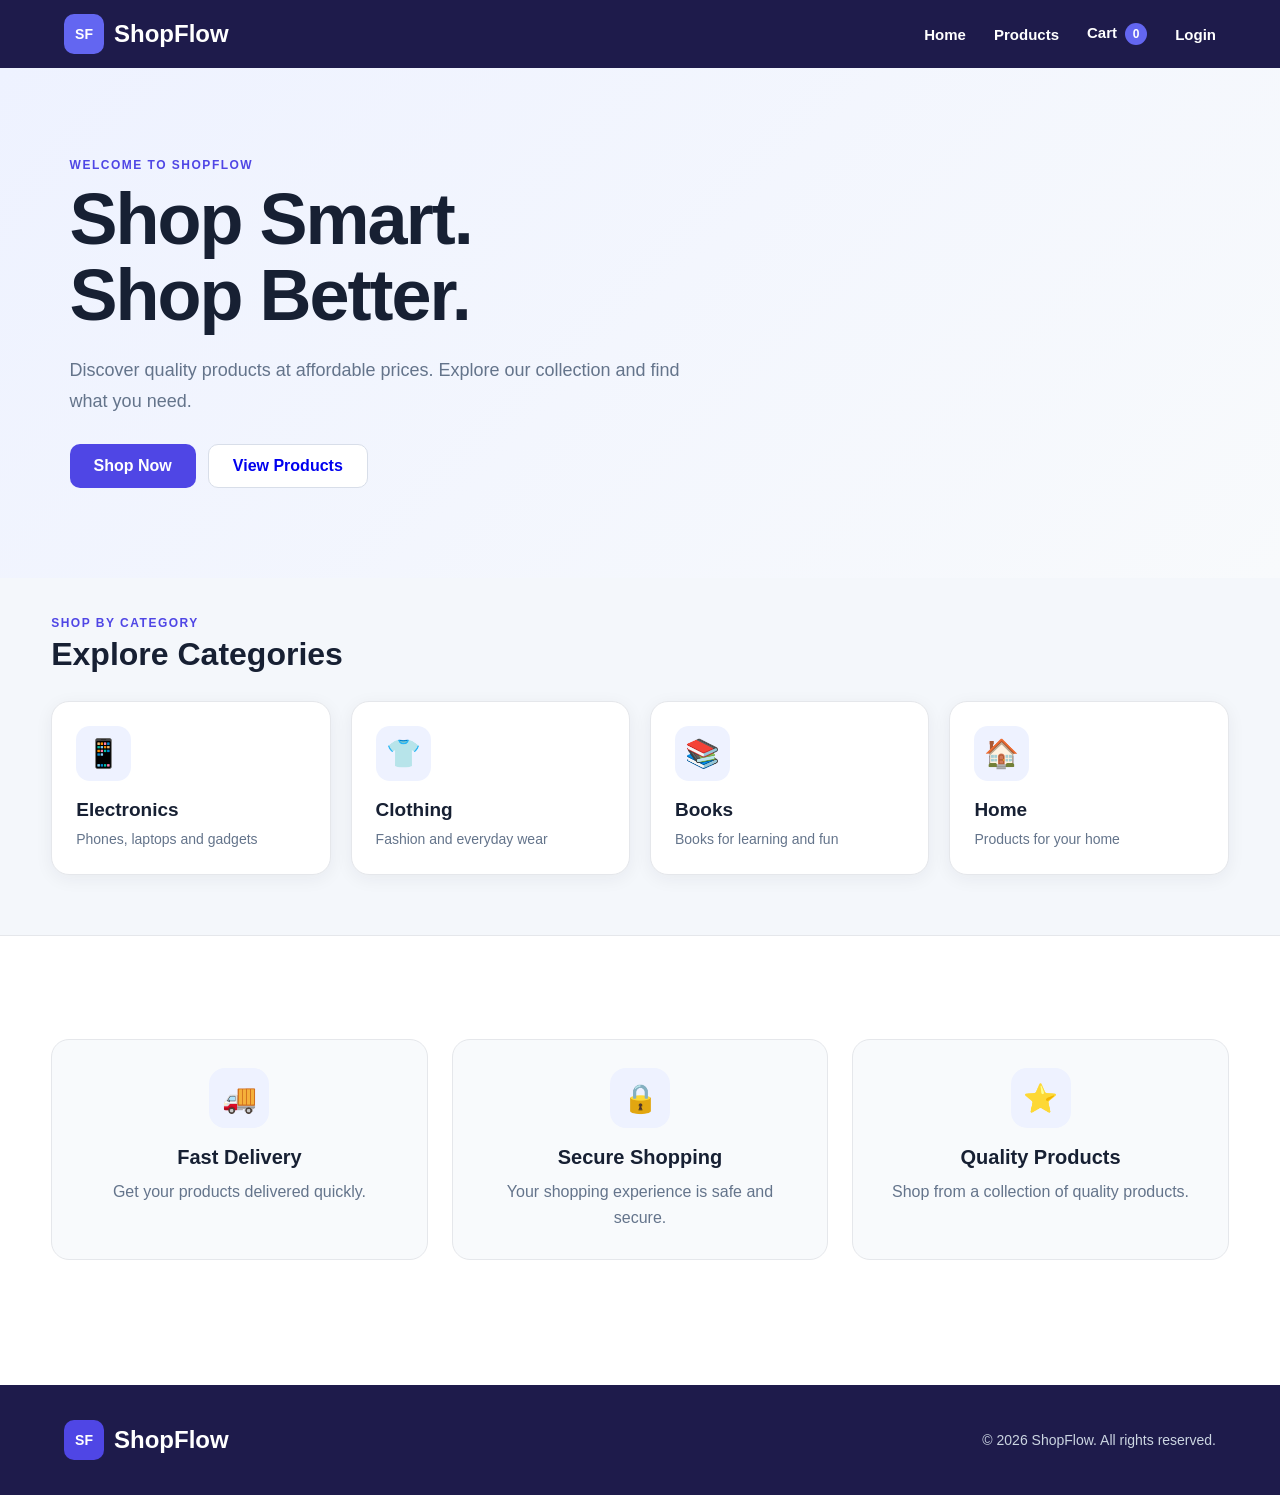
<file: templates/index.html>
<!DOCTYPE html>

<html lang="en">

<head>


<meta charset="UTF-8">

<meta
    name="viewport"
    content="width=device-width, initial-scale=1.0"
>

<title>ShopFlow | Online Store</title>

<link
    rel="stylesheet"
    href="/static/css/style.css"
>

</head>

<body>

<!-- NAVBAR -->

<header class="topbar">


<div class="brand">

    <span>SF</span>

    ShopFlow

</div>


<nav class="nav-links">

    <a href="/index.html">
        Home
    </a>

    <a href="/products.html">
        Products
    </a>

    <a href="/cart.html">
        Cart
        <span id="cart-count">0</span>
    </a>

    <a href="/login.html">
        Login
    </a>

</nav>


</header>

<!-- HERO SECTION -->

<section class="hero">


<div class="hero-content">

    <p class="eyebrow">
        WELCOME TO SHOPFLOW
    </p>


    <h1>
        Shop Smart.<br>
        Shop Better.
    </h1>


    <p>
        Discover quality products at affordable prices.
        Explore our collection and find what you need.
    </p>


    <div class="hero-buttons">

        <a
            href="/products.html"
            class="primary-btn"
        >
            Shop Now
        </a>


        <a
            href="/products.html"
            class="outline-btn"
        >
            View Products
        </a>

    </div>

</div>


</section>

<!-- CATEGORIES -->

<section class="container">


<div class="section-heading">

    <p class="eyebrow">
        SHOP BY CATEGORY
    </p>


    <h2>
        Explore Categories
    </h2>

</div>


<div class="category-grid">


    <a
        href="/products.html"
        class="category-card"
    >

        <div class="category-icon">
            📱
        </div>


        <h3>
            Electronics
        </h3>


        <p>
            Phones, laptops and gadgets
        </p>

    </a>



    <a
        href="/products.html"
        class="category-card"
    >

        <div class="category-icon">
            👕
        </div>


        <h3>
            Clothing
        </h3>


        <p>
            Fashion and everyday wear
        </p>

    </a>



    <a
        href="/products.html"
        class="category-card"
    >

        <div class="category-icon">
            📚
        </div>


        <h3>
            Books
        </h3>


        <p>
            Books for learning and fun
        </p>

    </a>



    <a
        href="/products.html"
        class="category-card"
    >

        <div class="category-icon">
            🏠
        </div>


        <h3>
            Home
        </h3>


        <p>
            Products for your home
        </p>

    </a>

</div>


</section>

<!-- FEATURES -->

<section class="features-section">


<div class="container">

    <div class="feature-grid">


        <div class="feature-card">

            <div class="feature-icon">
                🚚
            </div>


            <h3>
                Fast Delivery
            </h3>


            <p>
                Get your products delivered quickly.
            </p>

        </div>



        <div class="feature-card">

            <div class="feature-icon">
                🔒
            </div>


            <h3>
                Secure Shopping
            </h3>


            <p>
                Your shopping experience is safe and secure.
            </p>

        </div>



        <div class="feature-card">

            <div class="feature-icon">
                ⭐
            </div>


            <h3>
                Quality Products
            </h3>


            <p>
                Shop from a collection of quality products.
            </p>

        </div>

    </div>

</div>


</section>

<!-- FOOTER -->

<footer class="footer">


<div class="brand">

    <span>SF</span>

    ShopFlow

</div>


<p>
    © 2026 ShopFlow. All rights reserved.
</p>


</footer>

<script src="/static/js/app.js"></script>

</body>

</html>
</file>
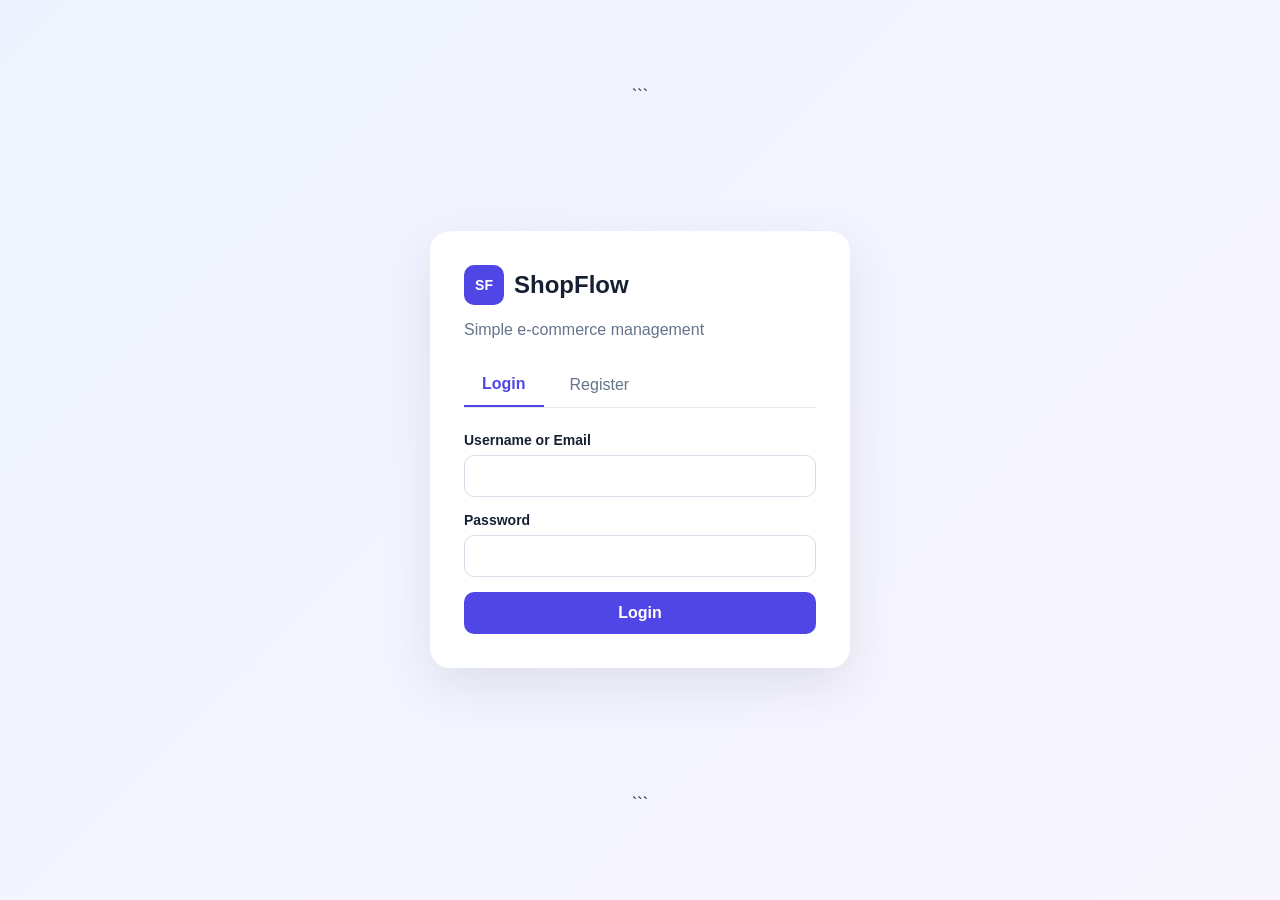
<file: templates/admin.html>
<!DOCTYPE html>

<html lang="en">
<head>
  <meta charset="UTF-8">
  <meta name="viewport" content="width=device-width, initial-scale=1.0">
  <title>ShopFlow | E-commerce Dashboard</title>
  <link rel="stylesheet" href="/static/css/style.css">
</head>

<body>

  <div id="toast" class="toast"></div>

  <!-- AUTH SCREEN -->

  <section id="auth-screen" class="auth-screen">

```
<div class="auth-card">

  <div class="brand">
    <span>SF</span> ShopFlow
  </div>

  <p class="muted">
    Simple e-commerce management
  </p>

  <div class="auth-tabs">
    <button class="tab active" data-auth="login">
      Login
    </button>

    <button class="tab" data-auth="register">
      Register
    </button>
  </div>


  <!-- LOGIN -->

  <form id="login-form" class="auth-form">

    <label>
      Username or Email
      <input id="login-identifier" required>
    </label>

    <label>
      Password
      <input
        id="login-password"
        type="password"
        required
      >
    </label>

    <button class="primary-btn" type="submit">
      Login
    </button>

  </form>


  <!-- REGISTER -->

  <form id="register-form" class="auth-form hidden">

    <label>
      Username
      <input id="register-username" required>
    </label>

    <label>
      Email
      <input
        id="register-email"
        type="email"
        required
      >
    </label>

    <label>
      Password
      <input
        id="register-password"
        type="password"
        minlength="6"
        required
      >
    </label>

    <button class="primary-btn" type="submit">
      Create Account
    </button>

  </form>

</div>
```

  </section>

  <!-- E-COMMERCE APP -->

  <section id="app-screen" class="app-screen hidden">

```
<!-- TOP BAR -->

<header class="topbar">

  <div class="brand">
    <span>SF</span> ShopFlow
  </div>

  <div class="user-area">

    <span id="welcome-user"></span>

    <button
      id="logout-btn"
      class="outline-btn"
    >
      Logout
    </button>

  </div>

</header>


<main class="container">


  <!-- PAGE HEADING -->

  <div class="page-heading">

    <div>

      <p class="eyebrow">
        E-COMMERCE DASHBOARD
      </p>

      <h1>
        Manage your products
      </h1>

      <p class="muted">
        Add, organize and manage your products in one place.
      </p>

    </div>


    <button
      id="add-product-btn"
      class="primary-btn"
    >
      + Add Product
    </button>

  </div>


  <!-- STATISTICS -->

  <div class="stats-grid">

    <div class="stat-card">
      <span>Total Products</span>
      <strong id="total-count">0</strong>
    </div>

    <div class="stat-card">
      <span>Available</span>
      <strong id="available-count">0</strong>
    </div>

    <div class="stat-card">
      <span>Out of Stock</span>
      <strong id="out-of-stock-count">0</strong>
    </div>

  </div>


  <!-- SEARCH AND FILTER -->

  <div class="toolbar">

    <input
      id="search-input"
      placeholder="Search products..."
    >


    <select id="category-filter">

      <option>All</option>

      <option>Electronics</option>

      <option>Clothing</option>

      <option>Books</option>

      <option>Home</option>

      <option>Beauty</option>

      <option>Sports</option>

    </select>


    <select id="stock-filter">

      <option>All</option>

      <option>Available</option>

      <option>Out of Stock</option>

    </select>

  </div>


  <!-- PRODUCT LIST -->

  <div
    id="product-list"
    class="product-list"
  ></div>

</main>
```

  </section>

  <!-- PRODUCT MODAL -->

  <div
    id="product-modal"
    class="modal hidden"
  >

```
<div class="modal-card">


  <div class="modal-header">

    <h2 id="modal-title">
      Add Product
    </h2>

    <button
      id="close-modal"
      class="close-btn"
    >
      ×
    </button>

  </div>


  <!-- PRODUCT FORM -->

  <form id="product-form">

    <input
      id="product-id"
      type="hidden"
    >


    <label>
      Product Name

      <input
        id="product-name"
        required
        maxlength="150"
      >

    </label>


    <label>

      Product Description

      <textarea
        id="product-description"
        rows="4"
        placeholder="Enter product description..."
      ></textarea>

    </label>


    <div class="form-row">


      <label>

        Category

        <select id="product-category">

          <option selected>
            Electronics
          </option>

          <option>
            Clothing
          </option>

          <option>
            Books
          </option>

          <option>
            Home
          </option>

          <option>
            Beauty
          </option>

          <option>
            Sports
          </option>

        </select>

      </label>


      <label>

        Stock Status

        <select id="product-stock-status">

          <option selected>
            Available
          </option>

          <option>
            Out of Stock
          </option>

        </select>

      </label>

    </div>


    <label>

      Price

      <input
        id="product-price"
        type="number"
        min="0"
        step="0.01"
        placeholder="Enter price"
        required
      >

    </label>


    <div class="modal-actions">

      <button
        type="button"
        id="cancel-btn"
        class="outline-btn"
      >
        Cancel
      </button>


      <button
        type="submit"
        class="primary-btn"
      >
        Save Product
      </button>

    </div>

  </form>

</div>
```

  </div>

  <!-- JAVASCRIPT -->

  <script src="/static/js/app.js"></script>

</body>
</html>
</file>
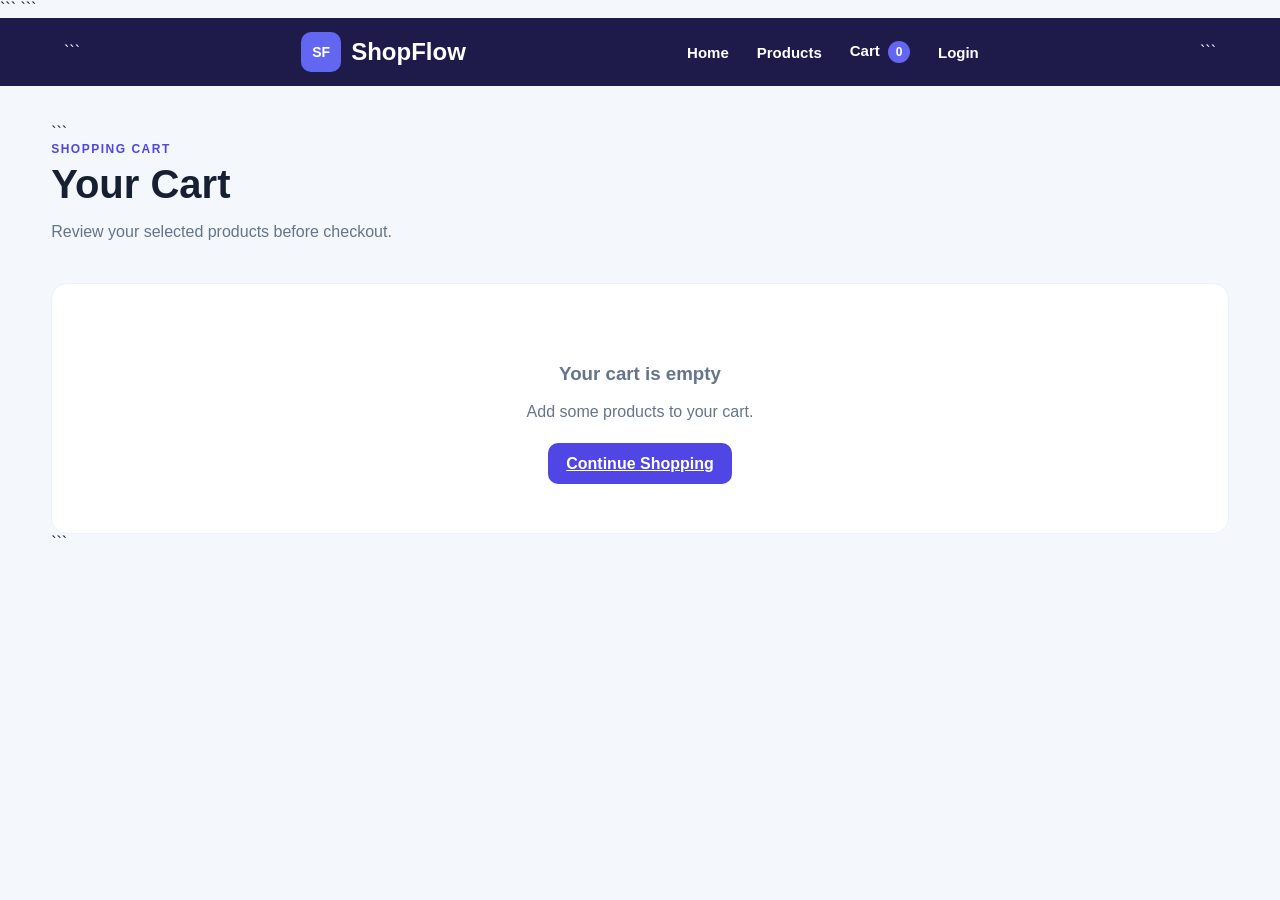
<file: templates/cart.html>
<!DOCTYPE html>

<html lang="en">

<head>
    <meta charset="UTF-8">
    <meta name="viewport" content="width=device-width, initial-scale=1.0">

```
<title>ShopFlow | Cart</title>

<link rel="stylesheet" href="/static/css/style.css">
```

</head>

<body>

<header class="topbar">

```
<div class="brand">
    <span>SF</span>
    ShopFlow
</div>

<nav class="nav-links">
    <a href="/index.html">Home</a>
    <a href="/products.html">Products</a>

    <a href="/cart.html">
        Cart
        <span id="cart-count">0</span>
    </a>

    <a href="/login.html">Login</a>
</nav>
```

</header>

<main class="container">

```
<div class="page-heading">

    <div>
        <p class="eyebrow">SHOPPING CART</p>

        <h1>Your Cart</h1>

        <p class="muted">
            Review your selected products before checkout.
        </p>
    </div>

</div>


<div id="cart-container">

    <!-- Cart items will be loaded by JavaScript -->

</div>


<div id="cart-summary" class="cart-summary">

    <!-- Cart total will be displayed here -->

</div>
```

</main>

<script src="/static/js/app.js"></script>

<script src="/static/js/cart.js"></script>

</body>

</html>
</file>
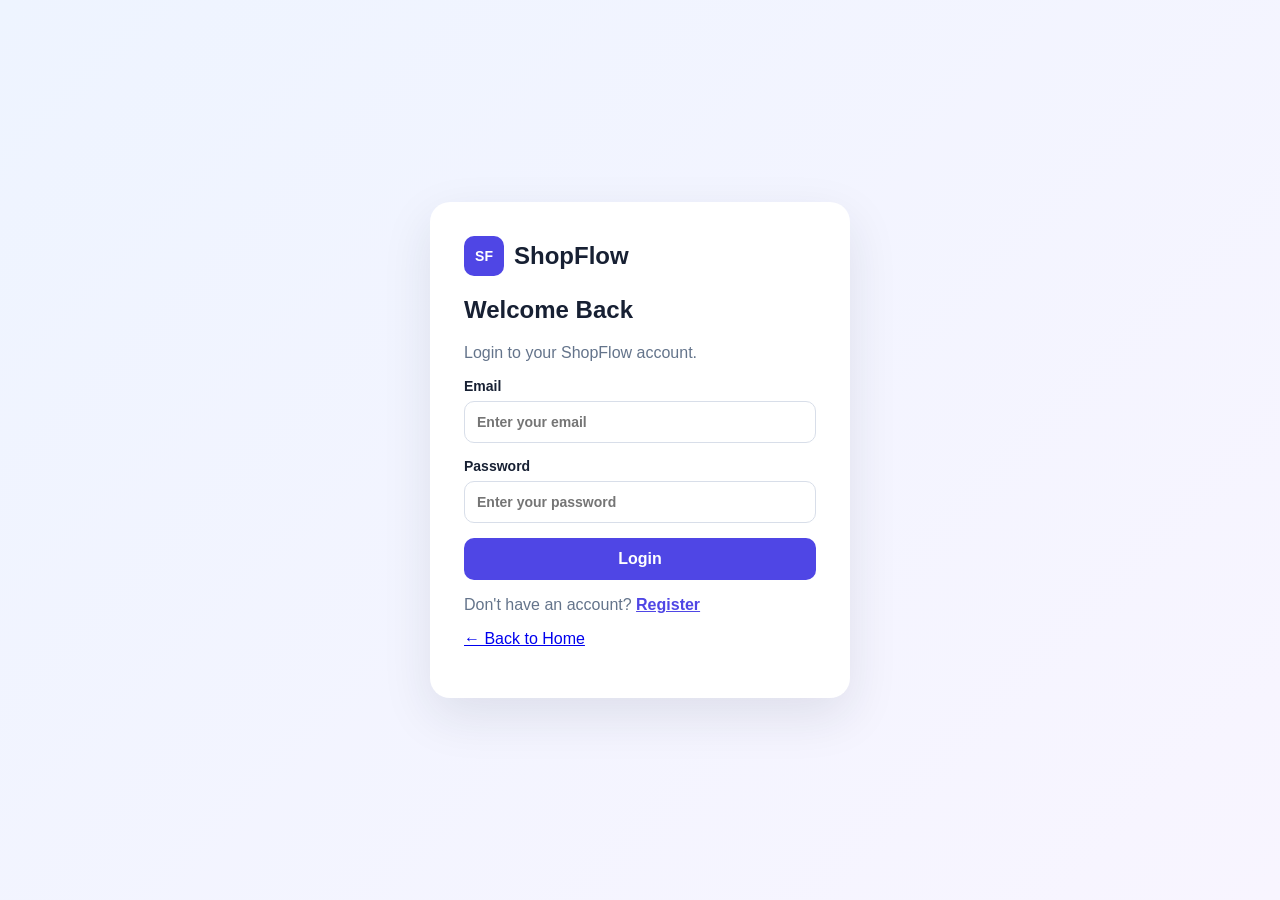
<file: templates/login.html>
<!DOCTYPE html>
<html lang="en">

<head>
    <meta charset="UTF-8">
    <meta name="viewport" content="width=device-width, initial-scale=1.0">

    <title>ShopFlow | Login</title>

    <link rel="stylesheet" href="/static/css/style.css">
</head>

<body>

<div class="auth-screen">

    <div class="auth-card">

        <div class="brand">
            <span>SF</span>
            ShopFlow
        </div>

        <h2>Welcome Back</h2>

        <p class="muted">
            Login to your ShopFlow account.
        </p>


        <form id="login-form" class="auth-form">

            <label>
                Email

                <input
                    type="email"
                    id="login-email"
                    placeholder="Enter your email"
                    required
                >
            </label>


            <label>
                Password

                <input
                    type="password"
                    id="login-password"
                    placeholder="Enter your password"
                    required
                >
            </label>


            <button
                type="submit"
                class="primary-btn">
                Login
            </button>

        </form>


        <p class="muted">
            Don't have an account?

            <a
                href="/register.html"
                style="color:#4f46e5;font-weight:700;">
                Register
            </a>
        </p>

        <p>
            <a href="/index.html">
                ← Back to Home
            </a>
        </p>

    </div>

</div>


<script src="/static/js/auth.js"></script>

</body>

</html>
</file>
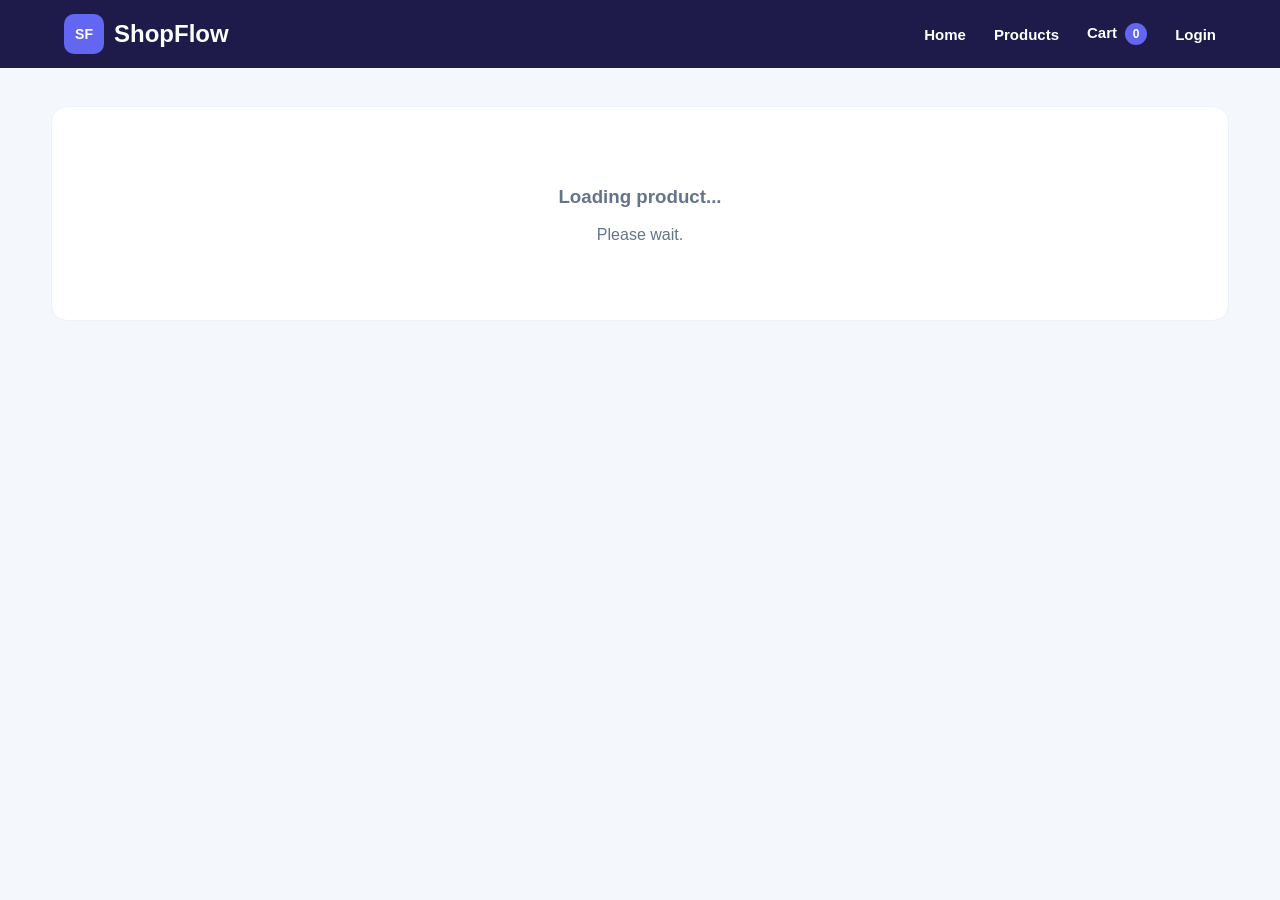
<file: templates/product.html>
<!DOCTYPE html>
<html lang="en">
<head>
    <meta charset="UTF-8">
    <meta name="viewport" content="width=device-width, initial-scale=1.0">

    <title>ShopFlow | Product Details</title>

    <link rel="stylesheet" href="/static/css/style.css">
</head>

<body>

<header class="topbar">

    <div class="brand">
        <span>SF</span>
        ShopFlow
    </div>

    <nav class="nav-links">
        <a href="/index.html">Home</a>
        <a href="/products.html">Products</a>

        <a href="/cart.html">
            Cart
            <span id="cart-count">0</span>
        </a>

        <a href="/login.html">Login</a>
    </nav>

</header>


<main class="container">

    <div id="product-details">

        <div class="empty">
            <h3>Loading product...</h3>
            <p>Please wait.</p>
        </div>

    </div>

</main>


<script src="/static/js/app.js"></script>
<script src="/static/js/products.js"></script>

</body>
</html>
</file>
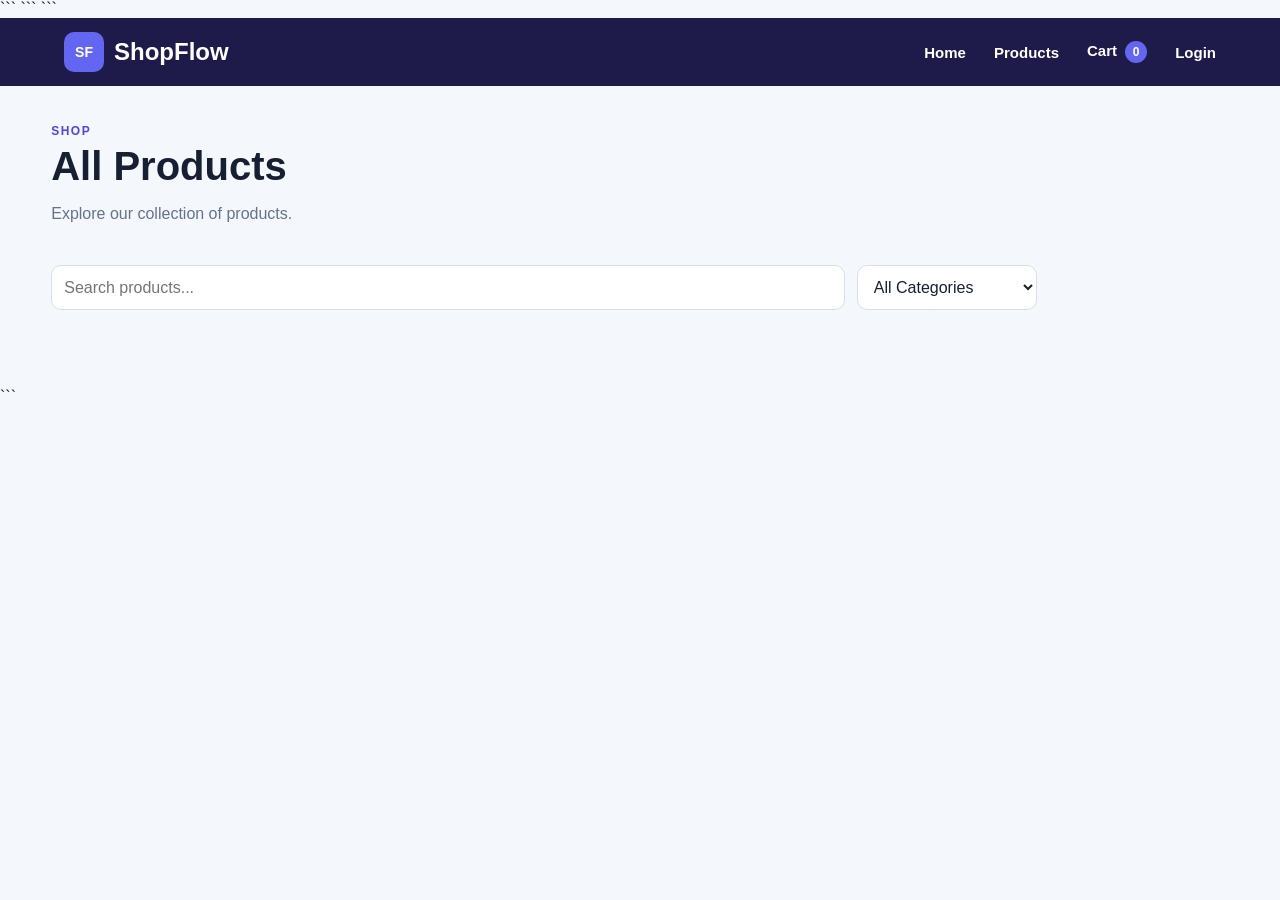
<file: templates/products.html>
<!DOCTYPE html>

<html lang="en">

<head>
    <meta charset="UTF-8">
    <meta name="viewport" content="width=device-width, initial-scale=1.0">

```
<title>ShopFlow | Products</title>

<link rel="stylesheet" href="/static/css/style.css">
```

</head>

<body>

```
<!-- NAVBAR -->

<header class="topbar">

    <div class="brand">
        <span>SF</span>
        ShopFlow
    </div>

    <nav class="nav-links">

        <a href="/index.html">Home</a>

        <a href="/products.html">Products</a>

        <a href="/cart.html">
            Cart
            <span id="cart-count">0</span>
        </a>

        <a href="/login.html">Login</a>

    </nav>

</header>


<!-- MAIN CONTENT -->

<main class="container">

    <div class="page-heading">

        <div>

            <p class="eyebrow">
                SHOP
            </p>

            <h1>
                All Products
            </h1>

            <p class="muted">
                Explore our collection of products.
            </p>

        </div>

    </div>


    <!-- SEARCH AND FILTER -->

    <div class="toolbar">

        <input
            type="text"
            id="search-input"
            placeholder="Search products..."
        >


        <select id="category-filter">

            <option value="All">
                All Categories
            </option>

            <option value="Electronics">
                Electronics
            </option>

            <option value="Clothing">
                Clothing
            </option>

            <option value="Books">
                Books
            </option>

            <option value="Home">
                Home
            </option>

            <option value="Beauty">
                Beauty
            </option>

            <option value="Sports">
                Sports
            </option>

        </select>

    </div>


    <!-- PRODUCTS -->

    <div
        id="products-container"
        class="product-grid"
    >

        <!-- Products will be loaded by JavaScript -->

    </div>

</main>


<!-- JAVASCRIPT -->

<script src="/static/js/app.js"></script>

<script src="/static/js/products.js"></script>
```

</body>

</html>
</file>
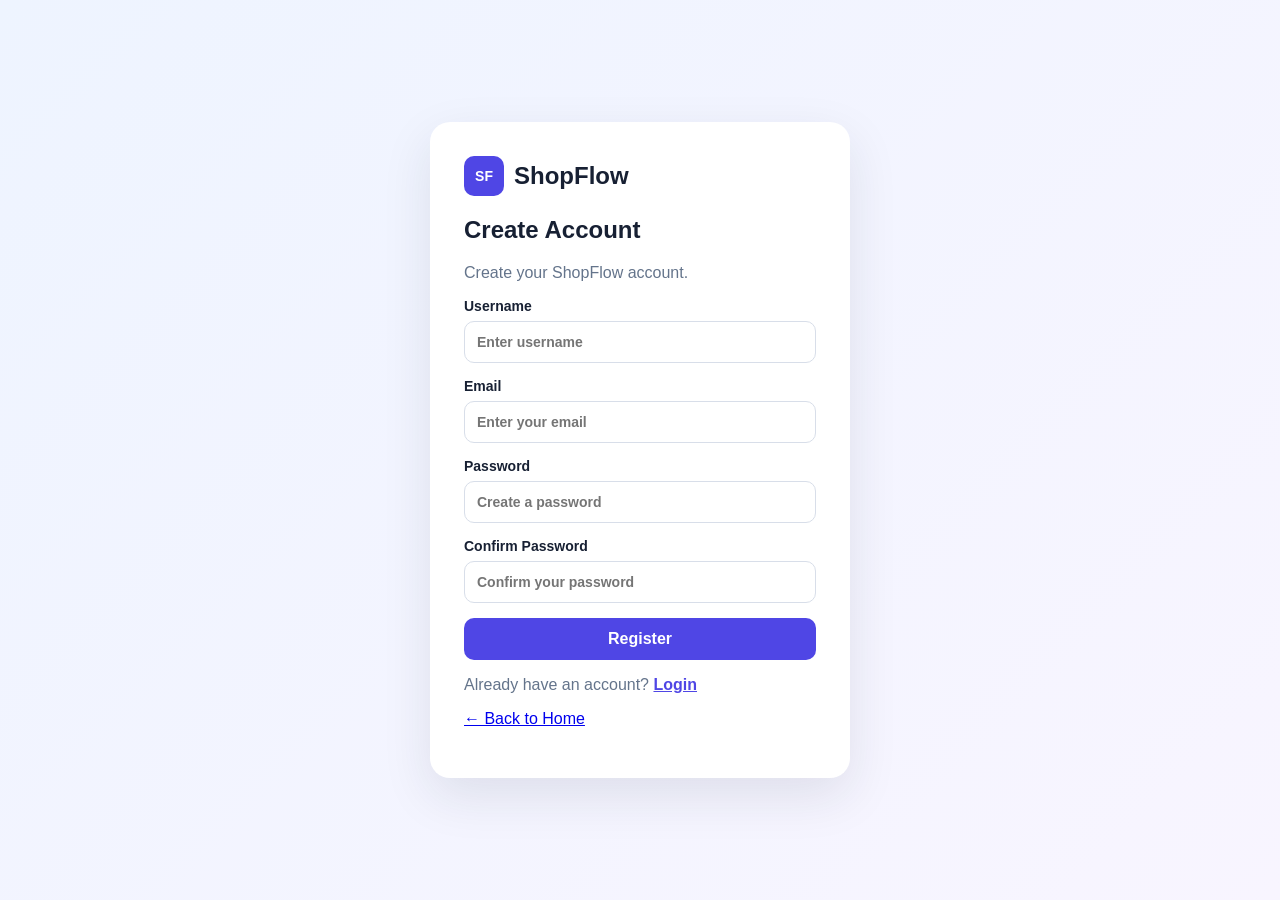
<file: templates/register.html>
<!DOCTYPE html>
<html lang="en">

<head>
    <meta charset="UTF-8">
    <meta name="viewport" content="width=device-width, initial-scale=1.0">

    <title>ShopFlow | Register</title>

    <link rel="stylesheet" href="/static/css/style.css">
</head>

<body>

<div class="auth-screen">

    <div class="auth-card">

        <div class="brand">
            <span>SF</span>
            ShopFlow
        </div>

        <h2>Create Account</h2>

        <p class="muted">
            Create your ShopFlow account.
        </p>


        <form id="register-form" class="auth-form">

            <label>
                Username

                <input
                    type="text"
                    id="register-username"
                    placeholder="Enter username"
                    required
                >
            </label>


            <label>
                Email

                <input
                    type="email"
                    id="register-email"
                    placeholder="Enter your email"
                    required
                >
            </label>


            <label>
                Password

                <input
                    type="password"
                    id="register-password"
                    placeholder="Create a password"
                    required
                >
            </label>


            <label>
                Confirm Password

                <input
                    type="password"
                    id="register-confirm-password"
                    placeholder="Confirm your password"
                    required
                >
            </label>


            <button
                type="submit"
                class="primary-btn">
                Register
            </button>

        </form>


        <p class="muted">
            Already have an account?

            <a
                href="/login.html"
                style="color:#4f46e5;font-weight:700;">
                Login
            </a>
        </p>


        <p>
            <a href="/index.html">
                ← Back to Home
            </a>
        </p>

    </div>

</div>


<script src="/static/js/auth.js"></script>

</body>

</html>
</file>
<file: static/css/style.css>
* {
  box-sizing: border-box;
  }

body {
margin: 0;
font-family: Arial, Helvetica, sans-serif;
background: #f4f7fb;
color: #172033;
}

button,
input,
select,
textarea {
font: inherit;
}

button {
cursor: pointer;
}

.hidden {
display: none !important;
}

.muted {
color: #64748b;
}

/* =========================
AUTH SCREEN
========================= */

.auth-screen {
min-height: 100vh;
display: grid;
place-items: center;
padding: 24px;
background: linear-gradient(135deg, #eef4ff, #f8f5ff);
}

.auth-card {
width: min(420px, 100%);
background: white;
padding: 34px;
border-radius: 20px;
box-shadow: 0 18px 50px rgba(30, 41, 59, 0.10);
}

/* =========================
BRAND
========================= */

.brand {
font-size: 24px;
font-weight: 800;
display: flex;
align-items: center;
gap: 10px;
}

.brand span {
display: grid;
place-items: center;
width: 40px;
height: 40px;
border-radius: 10px;
background: #4f46e5;
color: white;
font-size: 14px;
}

/* =========================
AUTH TABS
========================= */

.auth-tabs {
display: flex;
gap: 8px;
margin: 24px 0;
border-bottom: 1px solid #e2e8f0;
}

.tab {
border: 0;
background: transparent;
padding: 12px 18px;
color: #64748b;
}

.tab.active {
color: #4f46e5;
border-bottom: 2px solid #4f46e5;
font-weight: 700;
}

/* =========================
FORMS
========================= */

.auth-form,
#product-form {
display: grid;
gap: 15px;
}

label {
display: grid;
gap: 7px;
font-weight: 600;
font-size: 14px;
}

input,
select,
textarea {
width: 100%;
border: 1px solid #d8dee9;
border-radius: 10px;
padding: 12px;
outline: none;
background: white;
color: #172033;
}

input:focus,
select:focus,
textarea:focus {
border-color: #6366f1;
box-shadow: 0 0 0 3px rgba(99, 102, 241, 0.10);
}

/* =========================
BUTTONS
========================= */

.primary-btn {
border: 0;
background: #4f46e5;
color: white;
padding: 12px 18px;
border-radius: 10px;
font-weight: 700;
}

.primary-btn:hover {
background: #4338ca;
}

.outline-btn {
border: 1px solid #d8dee9;
background: white;
padding: 10px 16px;
border-radius: 10px;
font-weight: 600;
}

.outline-btn:hover {
border-color: #6366f1;
color: #4f46e5;
}

/* =========================
APP
========================= */

.app-screen {
min-height: 100vh;
}

/* =========================
TOP BAR
========================= */

.topbar {
background: #1e1b4b;
color: white;
padding: 14px 5%;
display: flex;
justify-content: space-between;
align-items: center;
}

.topbar .brand {
color: white;
}

.topbar .brand span {
background: #6366f1;
}

.user-area {
display: flex;
align-items: center;
gap: 14px;
}

.user-area .outline-btn {
color: #1e1b4b;
}

/* =========================
MAIN CONTAINER
========================= */

.container {
width: min(1180px, 92%);
margin: 0 auto;
padding: 38px 0 60px;
}

/* =========================
PAGE HEADING
========================= */

.page-heading {
display: flex;
justify-content: space-between;
align-items: center;
gap: 20px;
margin-bottom: 26px;
}

.eyebrow {
color: #4f46e5;
font-size: 12px;
font-weight: 800;
letter-spacing: 1.5px;
margin: 0 0 6px;
}

h1 {
margin: 0;
font-size: clamp(28px, 4vw, 40px);
}

/* =========================
STATISTICS
========================= */

.stats-grid {
display: grid;
grid-template-columns: repeat(3, 1fr);
gap: 16px;
margin-bottom: 24px;
}

.stat-card {
background: white;
border-radius: 16px;
padding: 20px;
box-shadow: 0 4px 18px rgba(30, 41, 59, 0.06);
border: 1px solid #eef2f7;
}

.stat-card span {
color: #64748b;
font-size: 13px;
}

.stat-card strong {
display: block;
font-size: 30px;
margin-top: 8px;
color: #1e1b4b;
}

/* =========================
SEARCH / FILTER
========================= */

.toolbar {
display: grid;
grid-template-columns: 1fr 180px 180px;
gap: 12px;
margin-bottom: 18px;
}

/* =========================
PRODUCT LIST
========================= */

.product-list {
display: grid;
gap: 14px;
}

.product-card {
background: white;
border-radius: 16px;
padding: 20px;
box-shadow: 0 4px 18px rgba(30, 41, 59, 0.06);
border: 1px solid #eef2f7;
display: grid;
grid-template-columns: 1fr auto;
gap: 16px;
transition: 0.2s;
}

.product-card:hover {
transform: translateY(-2px);
box-shadow: 0 8px 25px rgba(30, 41, 59, 0.10);
}

.product-card h3 {
margin: 0 0 7px;
}

.product-card p {
margin: 0 0 12px;
color: #64748b;
line-height: 1.5;
}

/* =========================
PRODUCT META
========================= */

.product-meta {
display: flex;
flex-wrap: wrap;
gap: 8px;
align-items: center;
font-size: 12px;
}

.badge {
padding: 5px 9px;
border-radius: 999px;
background: #eef2ff;
color: #4338ca;
}

.badge.available {
background: #dcfce7;
color: #15803d;
}

.badge.out-of-stock {
background: #fee2e2;
color: #b91c1c;
}

.badge.electronics {
background: #dbeafe;
color: #1d4ed8;
}

.badge.clothing {
background: #fce7f3;
color: #be185d;
}

.badge.books {
background: #fef3c7;
color: #92400e;
}

.badge.home {
background: #dcfce7;
color: #15803d;
}

.badge.beauty {
background: #f3e8ff;
color: #7e22ce;
}

.badge.sports {
background: #cffafe;
color: #0e7490;
}

/* =========================
PRODUCT ACTIONS
========================= */

.product-actions {
display: flex;
gap: 8px;
align-items: start;
}

.product-actions button {
border: 1px solid #e2e8f0;
background: white;
color: #334155;
border-radius: 8px;
padding: 8px 10px;
}

.product-actions button:hover {
border-color: #6366f1;
color: #4f46e5;
}

/* =========================
EMPTY STATE
========================= */

.empty {
text-align: center;
padding: 60px 20px;
background: white;
border-radius: 16px;
color: #64748b;
border: 1px solid #eef2f7;
}

/* =========================
MODAL
========================= */

.modal {
position: fixed;
inset: 0;
background: rgba(30, 27, 75, 0.55);
display: grid;
place-items: center;
padding: 20px;
z-index: 5;
}

.modal-card {
width: min(540px, 100%);
max-height: 90vh;
overflow-y: auto;
background: white;
border-radius: 18px;
padding: 24px;
}

.modal-header {
display: flex;
justify-content: space-between;
align-items: center;
margin-bottom: 20px;
}

.modal-header h2 {
margin: 0;
}

.close-btn {
border: 0;
background: transparent;
font-size: 28px;
color: #64748b;
}

/* =========================
FORM ROW
========================= */

.form-row {
display: grid;
grid-template-columns: 1fr 1fr;
gap: 12px;
}

/* =========================
MODAL ACTIONS
========================= */

.modal-actions {
display: flex;
justify-content: flex-end;
gap: 10px;
margin-top: 5px;
}

/* =========================
TOAST
========================= */

.toast {
position: fixed;
right: 20px;
top: 20px;
background: #1e1b4b;
color: white;
padding: 13px 17px;
border-radius: 10px;
opacity: 0;
transform: translateY(-10px);
transition: 0.2s;
z-index: 20;
pointer-events: none;
}

.toast.show {
opacity: 1;
transform: translateY(0);
}

/* =========================
RESPONSIVE
========================= */

@media (max-width: 800px) {

.stats-grid {
grid-template-columns: repeat(2, 1fr);
}

.toolbar {
grid-template-columns: 1fr;
}

.page-heading {
align-items: flex-start;
flex-direction: column;
}

}

@media (max-width: 520px) {

.stats-grid {
grid-template-columns: 1fr 1fr;
gap: 10px;
}

.product-card {
grid-template-columns: 1fr;
}

.topbar {
padding: 12px 4%;
}

.user-area span {
display: none;
}

.form-row {
grid-template-columns: 1fr;
}

}
.product-grid {
    display: grid;
    grid-template-columns: repeat(3, 1fr);
    gap: 20px;
}

.product-image {
    height: 180px;
    background: #eef2ff;
    border-radius: 12px;
    display: grid;
    place-items: center;
    font-size: 55px;
    margin-bottom: 15px;
}

.price {
    font-size: 18px;
    font-weight: 800;
    color: #4f46e5;
}

.product-actions {
    display: flex;
    gap: 8px;
    margin-top: 15px;
}

@media (max-width: 800px) {
    .product-grid {
        grid-template-columns: repeat(2, 1fr);
    }
}

@media (max-width: 520px) {
    .product-grid {
        grid-template-columns: 1fr;
    }
}
/* =========================
   HOME PAGE
========================= */

/* NAVIGATION */

.nav-links {
    display: flex;
    align-items: center;
    gap: 28px;
}

.nav-links a {
    color: white;
    text-decoration: none;
    font-size: 15px;
    font-weight: 600;
    transition: 0.2s;
}

.nav-links a:hover {
    color: #c7d2fe;
}

#cart-count {
    display: inline-flex;
    align-items: center;
    justify-content: center;
    min-width: 22px;
    height: 22px;
    padding: 0 6px;
    margin-left: 4px;
    border-radius: 999px;
    background: #6366f1;
    color: white;
    font-size: 12px;
}


/* =========================
   HERO
========================= */

.hero {
    background: linear-gradient(135deg, #eef2ff, #f8fafc);
    padding: 90px 20px;
}

.hero-content {
    width: min(1180px, 92%);
    margin: 0 auto;
}

.hero h1 {
    font-size: clamp(42px, 6vw, 72px);
    line-height: 1.05;
    margin: 10px 0 22px;
    color: #172033;
    letter-spacing: -2px;
}

.hero-content > p:not(.eyebrow) {
    max-width: 650px;
    font-size: 18px;
    line-height: 1.7;
    color: #64748b;
    margin-bottom: 28px;
}

.hero-buttons {
    display: flex;
    gap: 12px;
    align-items: center;
}

.hero-buttons a {
    text-decoration: none;
    display: inline-flex;
    align-items: center;
    justify-content: center;
}

.hero .primary-btn {
    padding: 13px 24px;
}

.hero .outline-btn {
    padding: 12px 24px;
}


/* =========================
   CATEGORIES
========================= */

.category-grid {
    display: grid;
    grid-template-columns: repeat(4, 1fr);
    gap: 20px;
}

.category-card {
    display: block;
    background: white;
    border: 1px solid #e5e7eb;
    border-radius: 18px;
    padding: 24px;
    text-decoration: none;
    color: #172033;
    box-shadow: 0 4px 18px rgba(30, 41, 59, 0.06);
    transition: 0.25s ease;
}

.category-card:hover {
    transform: translateY(-5px);
    border-color: #6366f1;
    box-shadow: 0 12px 30px rgba(30, 41, 59, 0.10);
}

.category-icon {
    width: 55px;
    height: 55px;
    display: grid;
    place-items: center;
    background: #eef2ff;
    border-radius: 14px;
    font-size: 28px;
    margin-bottom: 18px;
}

.category-card h3 {
    margin: 0 0 8px;
    font-size: 19px;
}

.category-card p {
    margin: 0;
    color: #64748b;
    line-height: 1.5;
    font-size: 14px;
}


/* =========================
   SECTION HEADING
========================= */

.section-heading {
    margin-bottom: 28px;
}

.section-heading h2 {
    margin: 0;
    font-size: 32px;
    color: #172033;
}


/* =========================
   FEATURES
========================= */

.features-section {
    background: white;
    border-top: 1px solid #e5e7eb;
    padding: 65px 0;
}

.feature-grid {
    display: grid;
    grid-template-columns: repeat(3, 1fr);
    gap: 24px;
}

.feature-card {
    background: #f8fafc;
    border: 1px solid #e5e7eb;
    border-radius: 18px;
    padding: 28px;
    text-align: center;
    transition: 0.25s ease;
}

.feature-card:hover {
    transform: translateY(-4px);
    box-shadow: 0 10px 25px rgba(30, 41, 59, 0.08);
}

.feature-icon {
    width: 60px;
    height: 60px;
    margin: 0 auto 18px;
    display: grid;
    place-items: center;
    background: #eef2ff;
    border-radius: 16px;
    font-size: 28px;
}

.feature-card h3 {
    margin: 0 0 10px;
    font-size: 20px;
}

.feature-card p {
    margin: 0;
    color: #64748b;
    line-height: 1.6;
}


/* =========================
   FOOTER
========================= */

.footer {
    background: #1e1b4b;
    color: white;
    padding: 35px 5%;
    display: flex;
    justify-content: space-between;
    align-items: center;
    gap: 20px;
}

.footer .brand {
    color: white;
}

.footer p {
    margin: 0;
    color: #cbd5e1;
    font-size: 14px;
}


/* =========================
   HOME RESPONSIVE
========================= */

@media (max-width: 900px) {

    .category-grid {
        grid-template-columns: repeat(2, 1fr);
    }

    .nav-links {
        gap: 16px;
    }

    .feature-grid {
        grid-template-columns: 1fr;
    }
}


@media (max-width: 600px) {

    .topbar {
        flex-direction: column;
        gap: 18px;
    }

    .nav-links {
        flex-wrap: wrap;
        justify-content: center;
    }

    .hero {
        padding: 65px 20px;
    }

    .hero h1 {
        font-size: 45px;
    }

    .hero-buttons {
        flex-direction: column;
        align-items: stretch;
        max-width: 250px;
    }

    .category-grid {
        grid-template-columns: 1fr;
    }

    .footer {
        flex-direction: column;
        text-align: center;
    }
}
</file>
